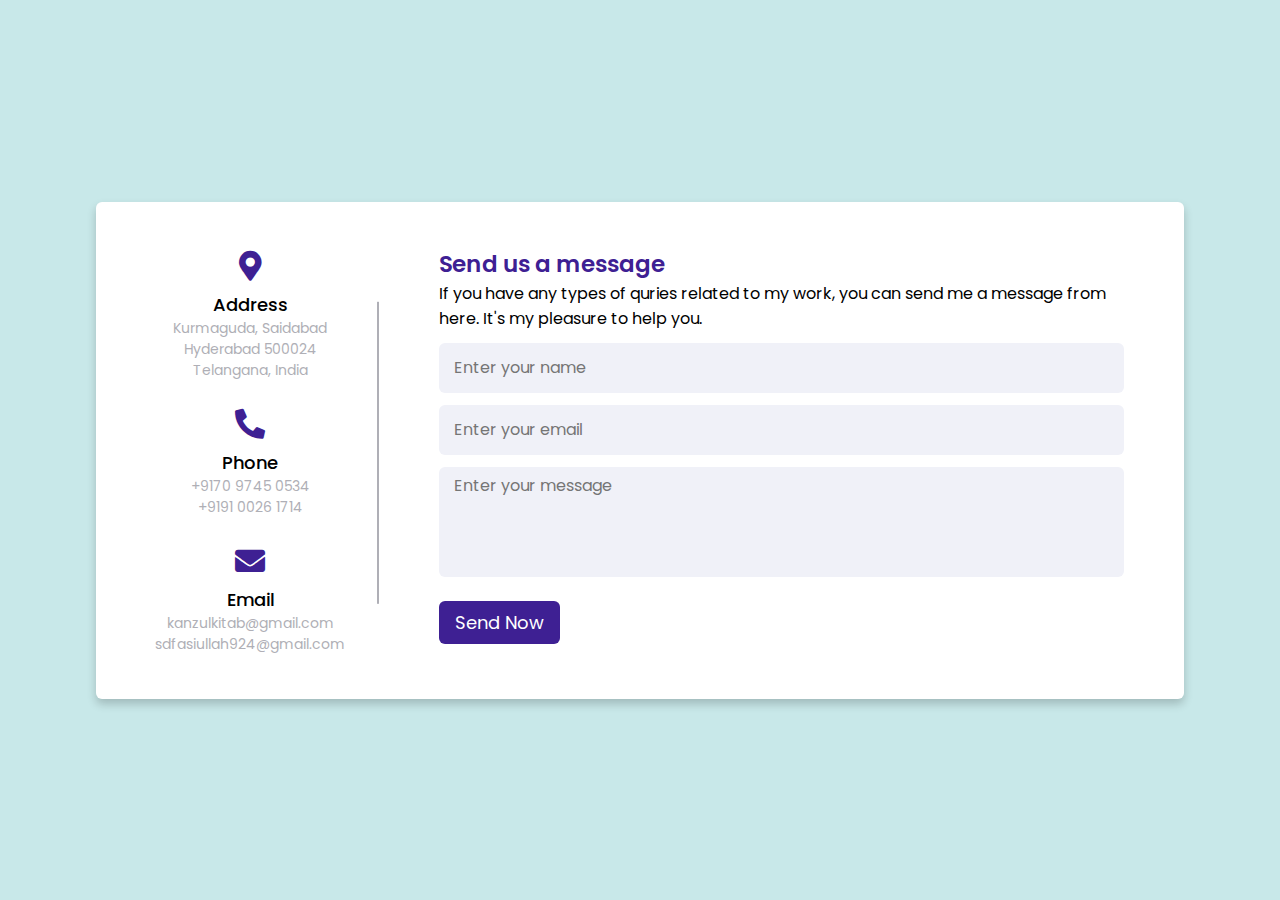
<file: contact.html>
<!DOCTYPE html>
<html lang="en" dir="ltr">
  <head>
    <meta charset="UTF-8">
    <title> Contact Us Form  | Kanzulkitab </title>
    <link rel="stylesheet" href="assets\css\style.css">
    <!-- Fontawesome CDN Link -->
    <link rel="stylesheet" href="https://cdnjs.cloudflare.com/ajax/libs/font-awesome/5.15.2/css/all.min.css"/>
     <meta name="viewport" content="width=device-width, initial-scale=1.0">
   </head>
<body>
  <div class="container">
    <div class="content">
      <div class="left-side">
        <div class="address details">
          <i class="fas fa-map-marker-alt"></i>
          <div class="topic">Address</div>
          <div class="text-one">Kurmaguda, Saidabad</div>
          <div class="text-two">Hyderabad 500024</div>
          <div class="text-three">Telangana, India</div>
        </div>
        <div class="phone details">
          <i class="fas fa-phone-alt"></i>
          <div class="topic">Phone</div>
          <div class="text-two">+9170 9745 0534</div>
          <div class="text-one">+9191 0026 1714</div>
        </div>
        <div class="email details">
          <i class="fas fa-envelope"></i>
          <div class="topic">Email</div>
          <div class="text-one">kanzulkitab@gmail.com</div>
          <div class="text-two">sdfasiullah924@gmail.com</div>
        </div>
      </div>
      <div class="right-side">
        <div class="topic-text">Send us a message</div>
        <p>If you have any types of quries related to my work, you can send me a message from here. It's my pleasure to help you.</p>
      <form action="#">
        <div class="input-box">
          <input type="text" placeholder="Enter your name">
        </div>
        <div class="input-box">
          <input type="text" placeholder="Enter your email">
        </div>
        <div class="input-box message-box">
          <textarea placeholder="Enter your message"></textarea>
        </div>
        <div class="button">
          <input type="button" value="Send Now" >
        </div>
      </form>
    </div>
    </div>
  </div>

</body>
</html>
</file>
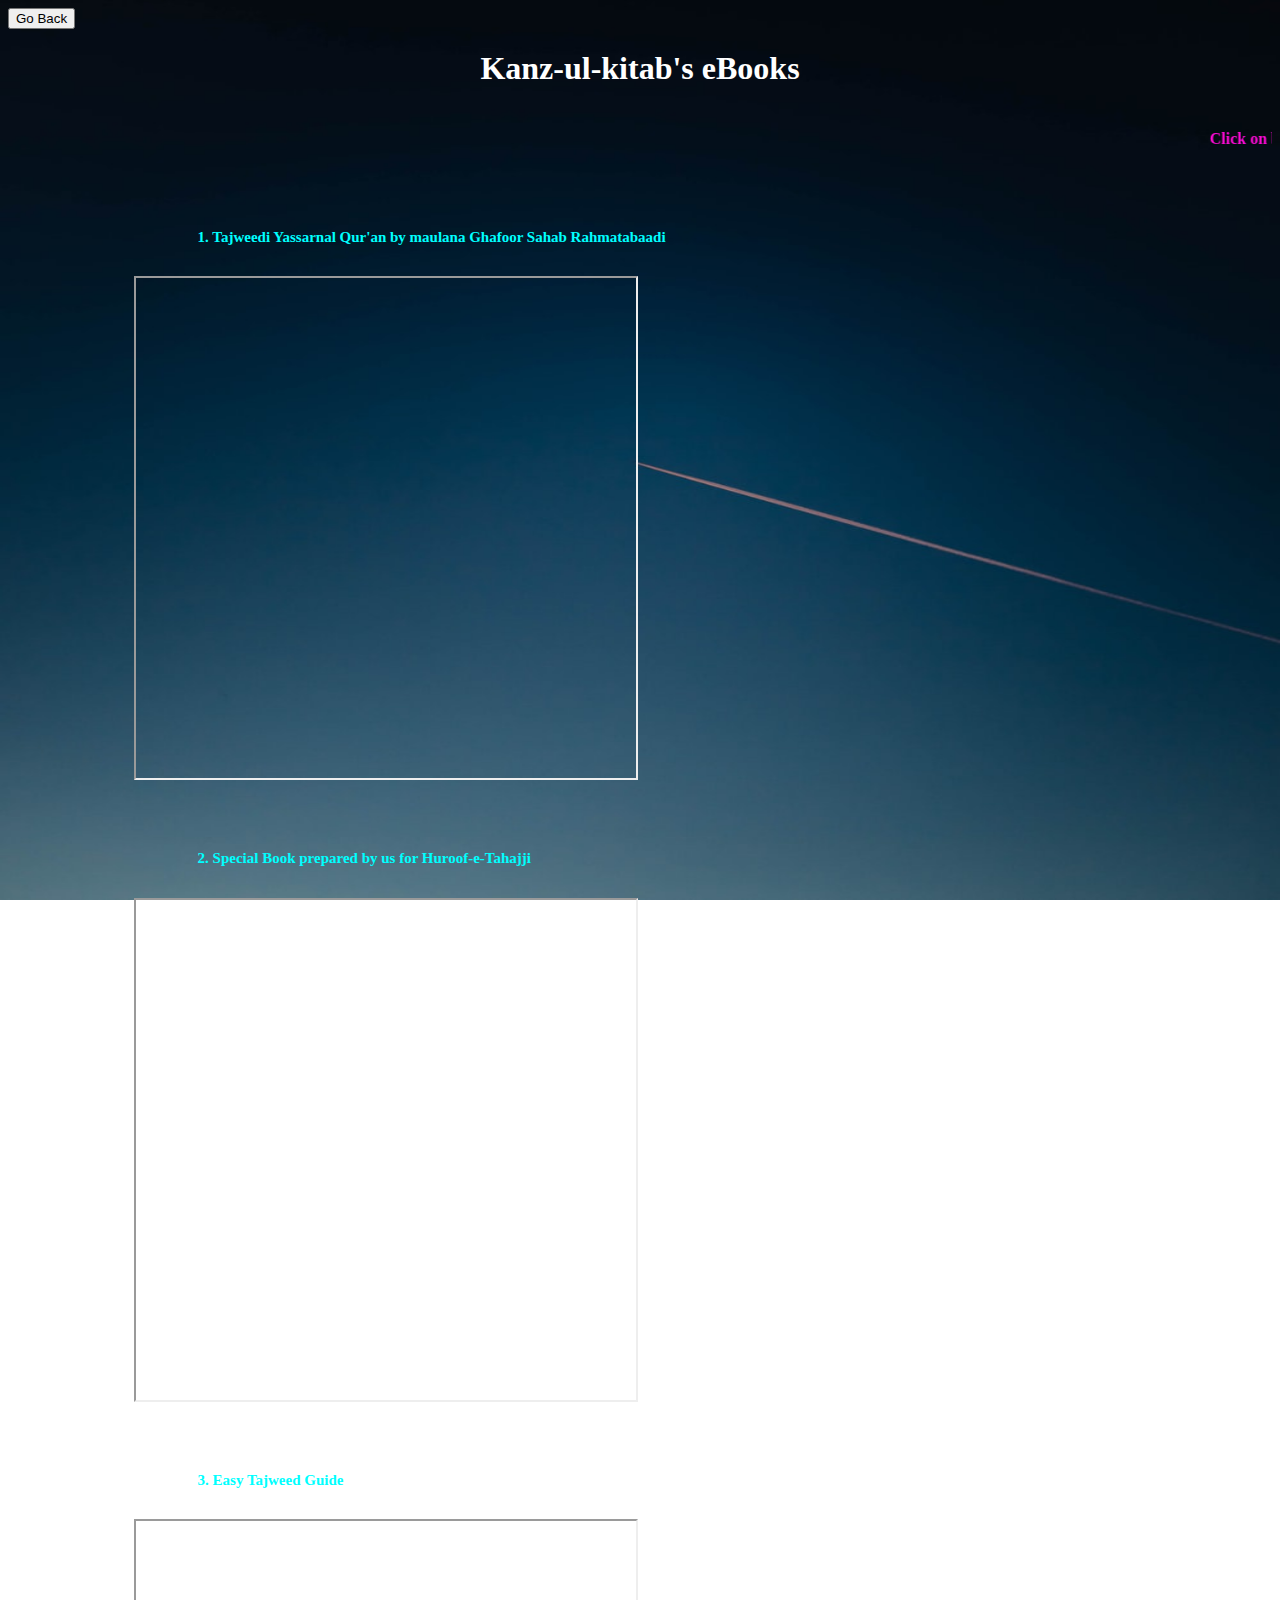
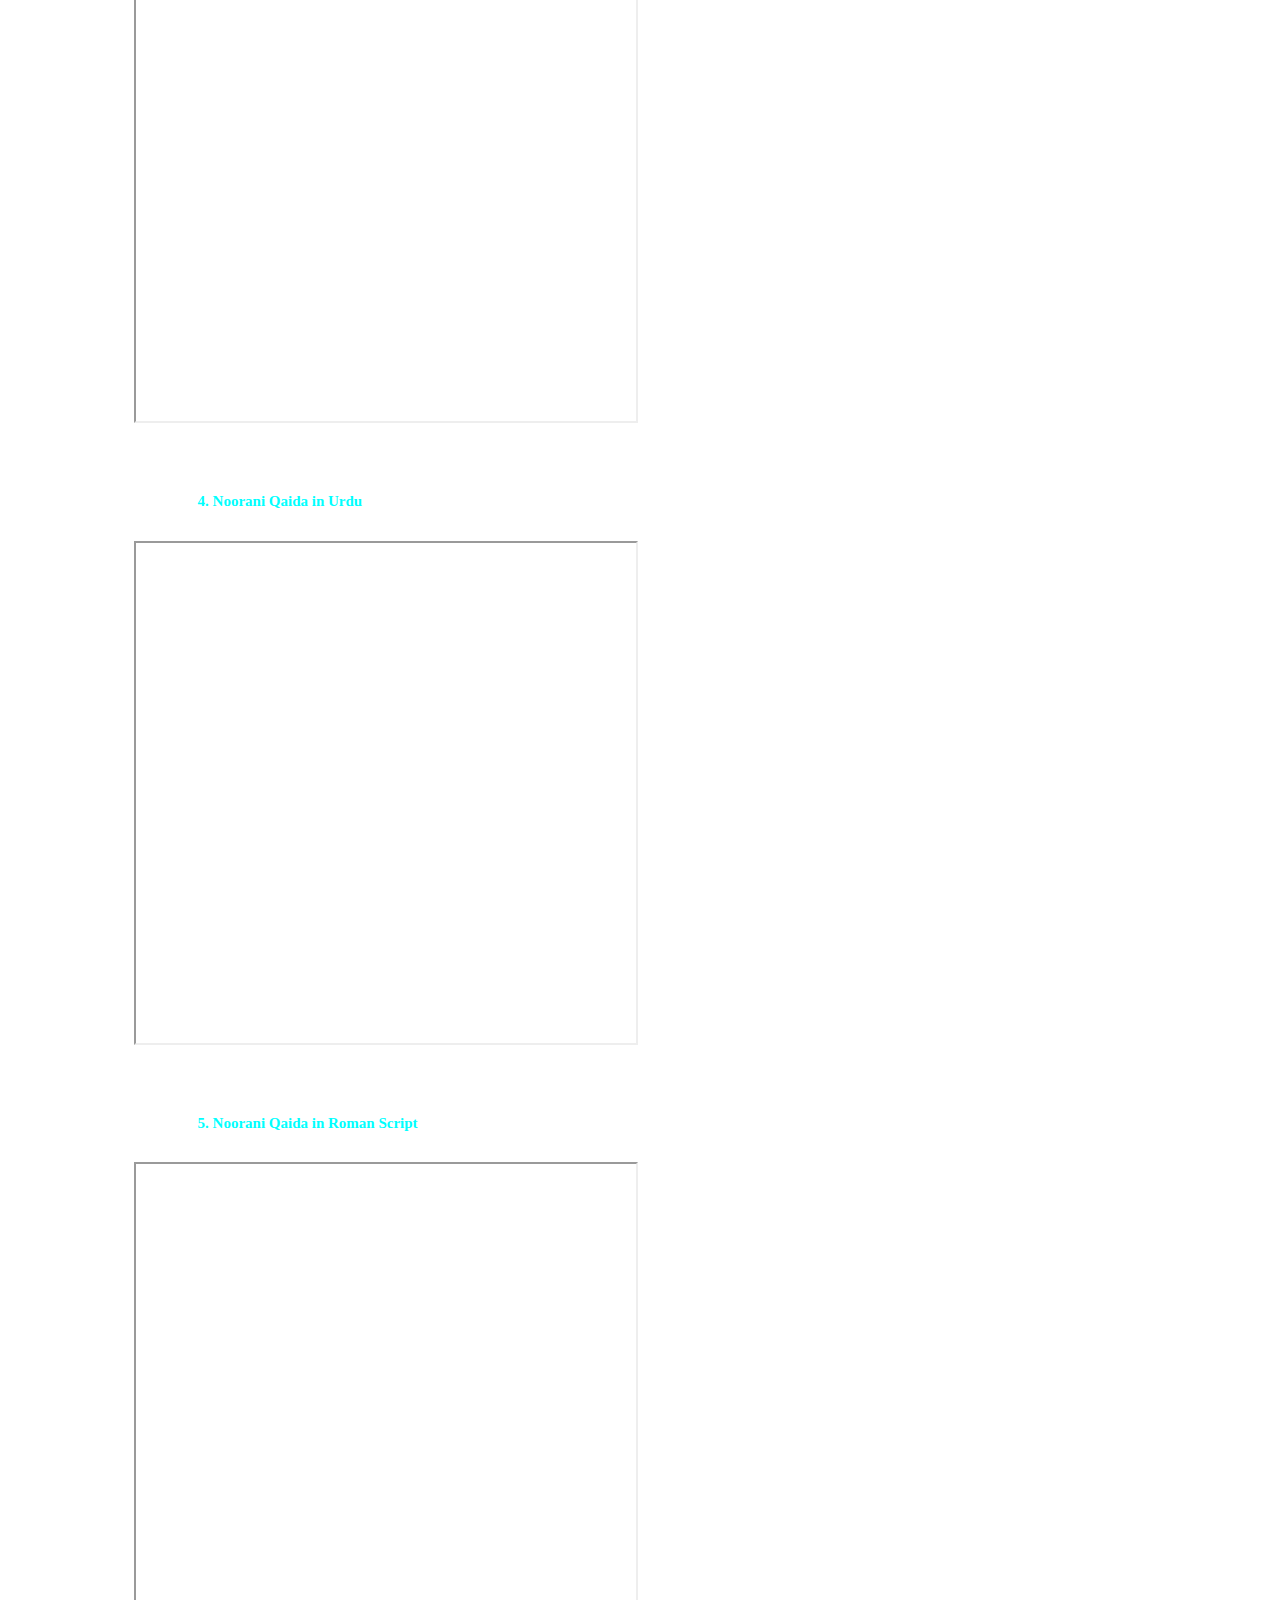
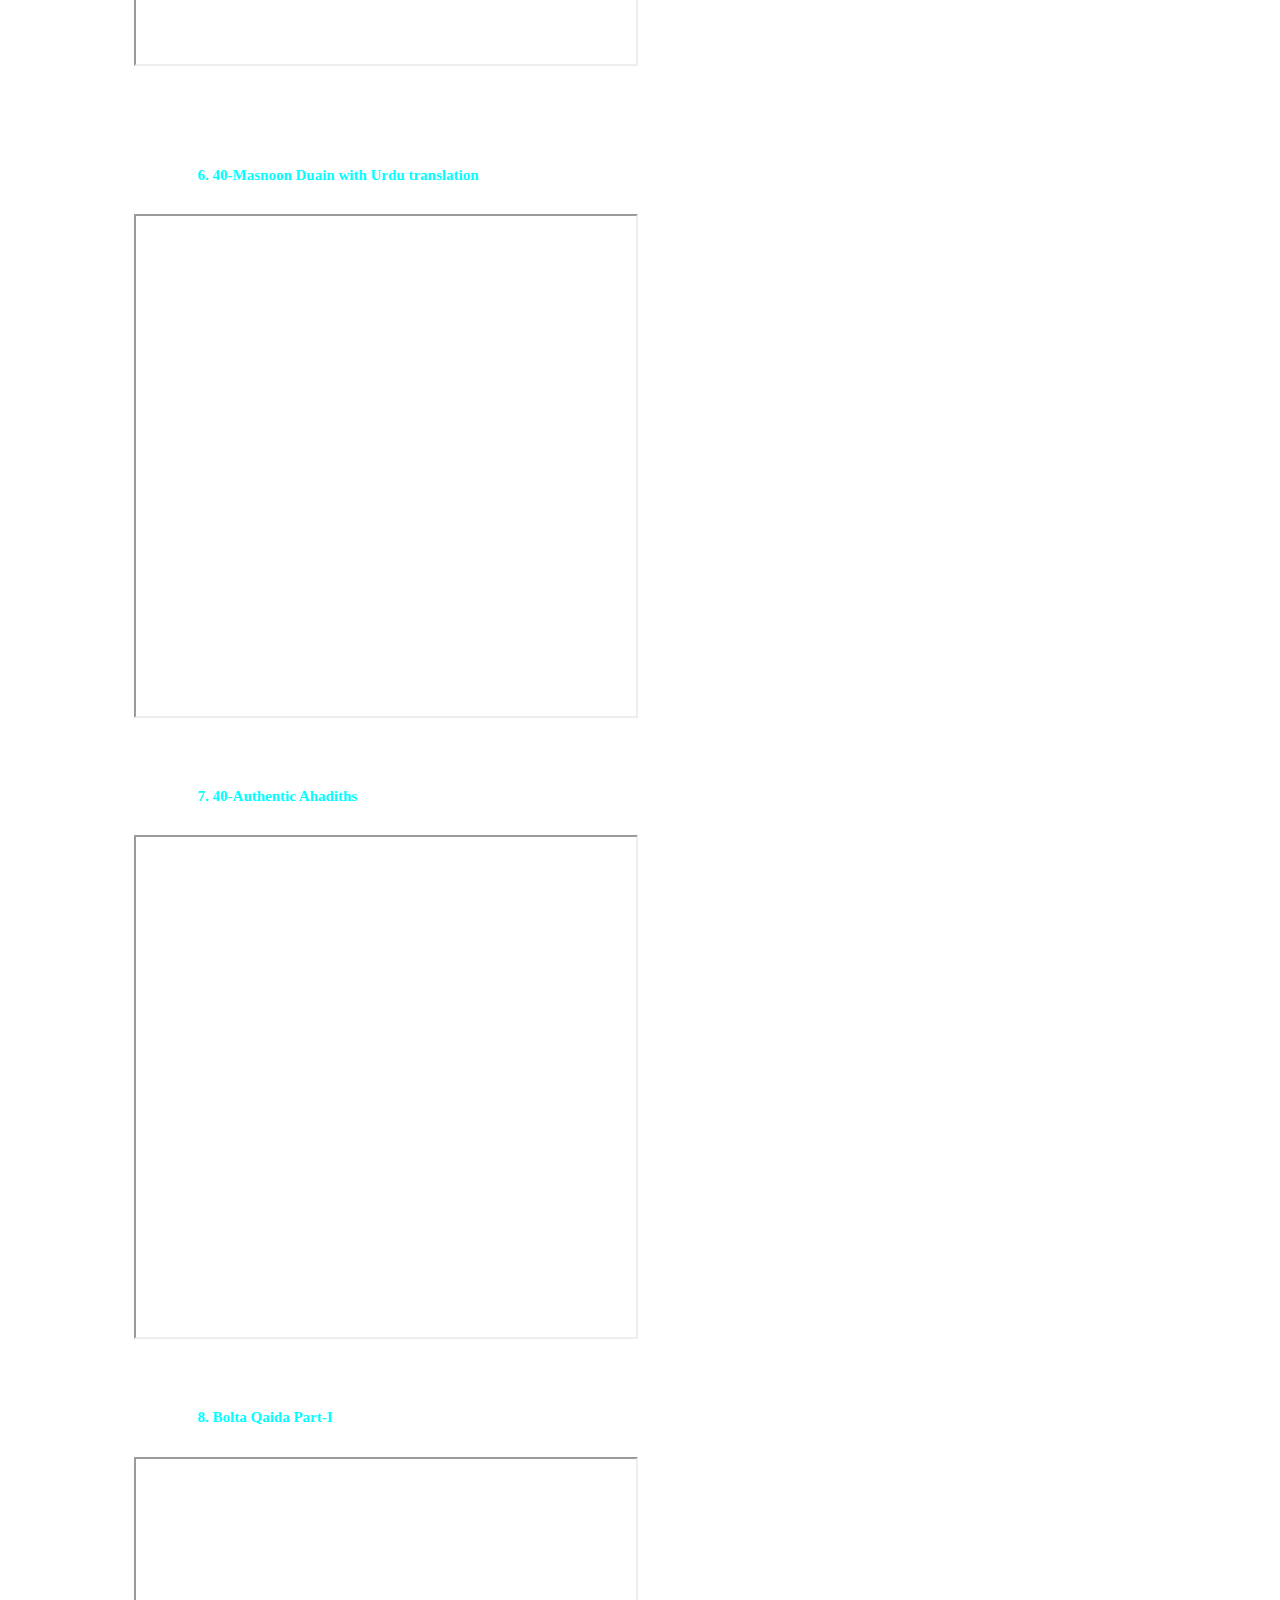
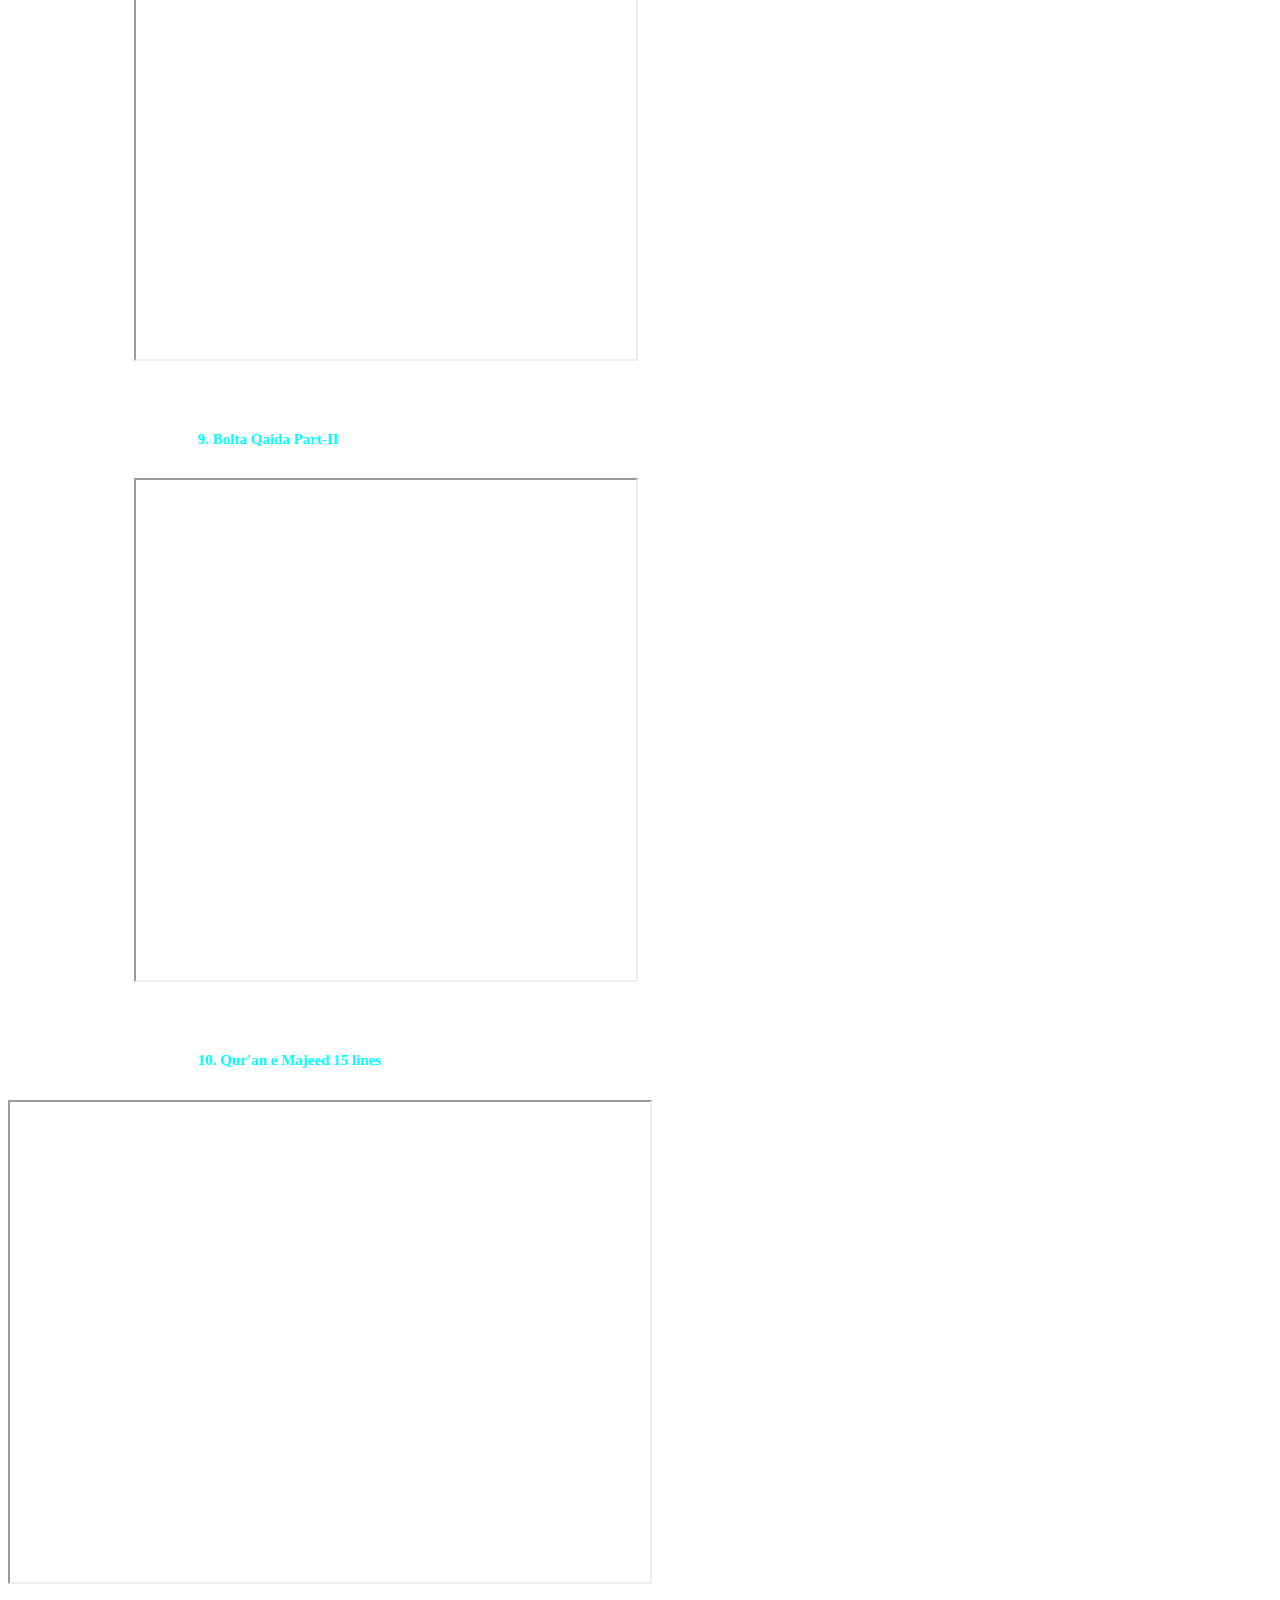
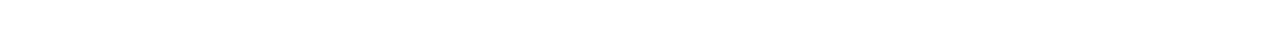
<file: eBook.html>
<html>
<head>
    <meta charset="utf-8" />
    <meta name="viewport" content="width=device-width, initial-scale=1.0">
    <meta name="author" content="Kanz ul kitab">
    <meta name="description" content="Free courses for Quran, Tajweed, Tarteel, Qirat, Sunnat e Rasool, Namaz e Janazah, Urdu and Arabic, Seperate arrangement for sisters, Hyderabad, India">
    <meta name="keywords" content="Tajweed, Tarteel, Qur'an, Quran, Noorani Qaida, Arabic, Hadees, Ahadith, Ahle Khidmaat e sharia, Bahar e shariat, Sunnat e rasool">
<!--     <meta name="google" content="nositelinkssearchbox" /> -->
<!--     <meta name="robots" content="noindex,nofollow" /> -->
  
    <title>Islamic books by Kanzulkitab </title>
    
    <script src="https://cdn.jsdelivr.net/npm/@popperjs/core@2.9.2/dist/umd/popper.min.js"
        integrity="sha384-IQsoLXl5PILFhosVNubq5LC7Qb9DXgDA9i+tQ8Zj3iwWAwPtgFTxbJ8NT4GN1R8p"
        crossorigin="anonymous"></script>
    <script src="https://cdn.jsdelivr.net/npm/bootstrap@5.0.2/dist/js/bootstrap.min.js"
        integrity="sha384-cVKIPhGWiC2Al4u+LWgxfKTRIcfu0JTxR+EQDz/bgldoEyl4H0zUF0QKbrJ0EcQF"
        crossorigin="anonymous"></script>
    <script src="https://cdn.jsdelivr.net/npm/bootstrap@5.0.2/dist/js/bootstrap.bundle.min.js"
        integrity="sha384-MrcW6ZMFYlzcLA8Nl+NtUVF0sA7MsXsP1UyJoMp4YLEuNSfAP+JcXn/tWtIaxVXM"
        crossorigin="anonymous"></script>
    <link href="https://cdn.jsdelivr.net/npm/bootstrap@5.0.2/dist/css/bootstrap.min.css" rel="stylesheet"
        integrity="sha384-EVSTQN3/azprG1Anm3QDgpJLIm9Nao0Yz1ztcQTwFspd3yD65VohhpuuCOmLASjC" crossorigin="anonymous">

    <script>
        function goBack() {
            window.history.back()
        }
    </script>

    <style>
        h2 {
            font-size: 15px;
            margin-left: 15%;
            color: aqua;
        }

        .pdf {
            height: 500px;
            width: 500px;
            align-content: center;
            margin-left: 10%;
        }

        .lineBreaks {
            margin-top: 70px;
        }
    </style>
</head>


<body style="background-image: url('./Images/backgroundImg.jpg'); background-repeat: no-repeat; background-attachment: fixed;
  background-size: 100% 100%;;" margin-top:25%>
    <div>
        <button onclick="goBack()">Go Back</button>
        <h1 style="font: size 100px; text-align:center; color: white;">Kanz-ul-kitab's eBooks</h1>

    </div>
    <marquee direction="left" height="50px">
        <h4 style="color:rgb(255, 11, 214);">Click on below request access button to get access to view
            and download eBooks once we approved your request.</h4>
    </marquee>
    <div class="lineBreaks"></div>

    <!-- 1. Tajweedi Yassarnal Qur'an by maulana Ghafoor Sahab Rahmatabaadi -->

    <h2>1. Tajweedi Yassarnal Qur'an by maulana Ghafoor Sahab Rahmatabaadi</h2><br>
    <div class="container">
        <iframe class="pdf" src="https://drive.google.com/file/d/1sRXzAA5T6sDBaFVjPZ4C9u93t_bRkkNt/preview"
            allow="autoplay"></iframe>
    </div>
    <div class="lineBreaks"></div>

    <!-- Removed below inline CSS from all iframes with internal CSS  -->
    <!-- <iframe class="pdf" src="https://drive.google.com/file/d/1hu2NBwiMk39_2oJw8fDC7GBWGjVKYzRV/preview" width="850" height="900"
            style="align-content: center; margin-left: 13%;" allow="autoplay"></iframe> -->


    <!-- 2. Special Book prepared by us for Huroof-e-Tahajji -->

    <h2>2. Special Book prepared by us for Huroof-e-Tahajji </h2><br>
    <div class="container">
        <iframe class="pdf" src="https://drive.google.com/file/d/1hu2NBwiMk39_2oJw8fDC7GBWGjVKYzRV/preview"
            allow="autoplay"></iframe>
    </div>
    <div class="lineBreaks"></div>

    <!-- 3. Easy Tajweed Guide -->

    <h2>3. Easy Tajweed Guide</h2><br>
    <div class="container">
        <iframe class="pdf" src="https://drive.google.com/file/d/1oj0z9i1S_GCunhVJalVt8kW1c_xgRPQz/preview"
            allow="autoplay"></iframe>
    </div>
    <div class="lineBreaks"></div>

    <!-- 4. Noorani Qaida in Urdu -->

    <h2>4. Noorani Qaida in Urdu </h2><br>
    <div class="container">
        <iframe class="pdf" src="https://drive.google.com/file/d/1sJsj6TQtjSFPKrt30IhkJ72yi9r3pV1c/preview"
            allow="autoplay, download"></iframe>
    </div>
    <div class="lineBreaks"></div>

    <!-- 5. Noorani Qaida in Roman Script -->

    <h2>5. Noorani Qaida in Roman Script </h2><br>
    <div class="container">
        <iframe class="pdf" src="https://drive.google.com/file/d/1Ps5bpowhBBFuRhXjjAVd0fSt75ZlTztu/preview"
            allow="autoplay"></iframe>
    </div>
    <div class="lineBreaks"></div>

    <!-- 6. 40-Masnoon Duain with Urdu translation -->

    &nbsp;&nbsp;&nbsp;&nbsp;&#160<h2>6. 40-Masnoon Duain with Urdu translation</h2><br>
    <div class="container">
        <!-- pdf using iframe -->
        <iframe class="pdf" src="https://drive.google.com/file/d/1UnWgo74yROtjnY9_IRPwpZ51habDOni3/preview"
            allow="autoplay"></iframe>
    </div>
    <div class="lineBreaks"></div>


    <!-- 7. 40-Authentic Ahadiths  -->

    <h2>7. 40-Authentic Ahadiths </h2><br>
    <div class="container">
        <iframe class="pdf" src="https://drive.google.com/file/d/10A9IkrfkbkJ6UkfmeCXQCYMiGd_PjZUe/preview"
            allow="autoplay"></iframe>
    </div>
    <div class="lineBreaks"></div>


    <!-- 8. Bolta Qaida Part-I -->

    <h2>8. Bolta Qaida Part-I </h2><br>
    <div class="container">
        <iframe class="pdf" src="https://drive.google.com/file/d/1p2wwjtEQ8L97yksegYWUqyZbZYG0u2pO/preview"
            allow="autoplay"></iframe>
    </div>
    <div class="lineBreaks"></div>


    <!-- 9. Bolta Qaida Part-II -->

    <h2>9. Bolta Qaida Part-II </h2><br>
    <div class="container">
        <iframe class="pdf" src="https://drive.google.com/file/d/1uoA0_EBeIr1U-MexO-o9u4jhgxIRBJ7w/preview"
            allow="autoplay"></iframe>
    </div>
    <div class="lineBreaks"></div>
    
    <!-- 10. Qur'an e Majeed 15 lines -->

    <h2>10. Qur'an e Majeed 15 lines</h2><br>
    <div class="container">
        <iframe src="https://drive.google.com/file/d/1YwoYqiojXt_E0UHc2ffcleEfS69cgMV1/preview" width="640" height="480" allow="autoplay"></iframe>
    </div>
    <div class="lineBreaks"></div>

</body>

</html>
</file>
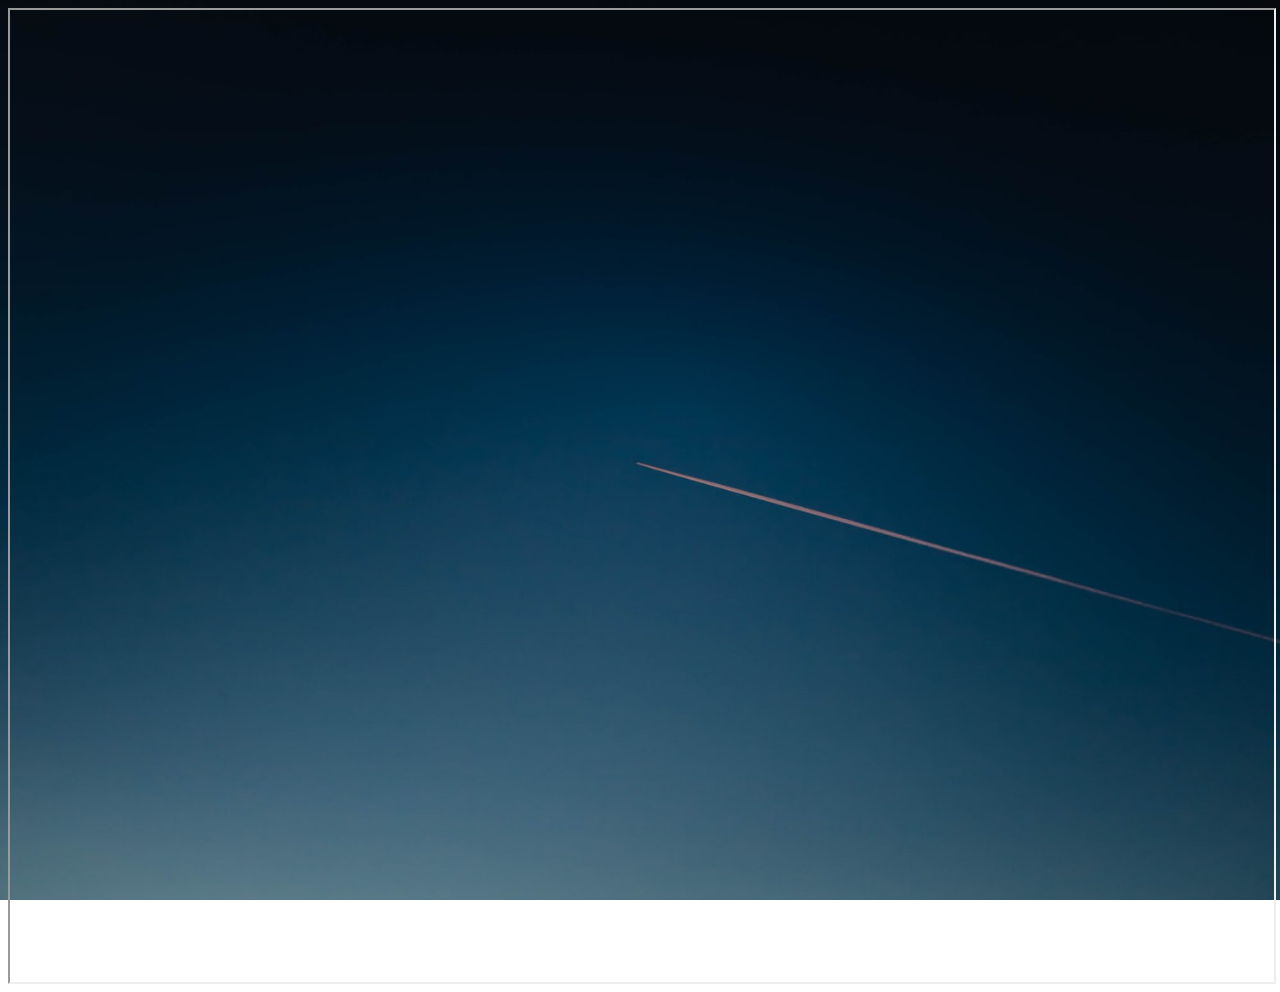
<file: learnQuranWithTajweed.html>
<html>
<head>

    <!-- Required meta tags -->
    <meta charset="utf-8">
    <meta name="keywords"
        content="Qur'an, Noorani Qaida, Yassarnal Quran, Free Quran online classes, Tajweed, Islamic rules, Seerat of prophet Muhammed ﷺ , Hadees, Dua, Prayers, Spoken Arabic, Qirat, Azaan, Kalimah, Aqaid, Ahle sunnat ul jamat">
    <meta name="description"
        content="Learn Qur'an with Tajweed & Tarteel, Spoken Arabic, Hifz-ul-Qur'an, Qirat & Azaan through free online classes">
    <meta name="author" content="Syed Fasiullah Hussaini">
    <meta http-equiv="refresh" content="30">
    <meta name="viewport" content="width=device-width, initial-scale=1">


    <script src="https://cdn.jsdelivr.net/npm/@popperjs/core@2.9.2/dist/umd/popper.min.js"
        integrity="sha384-IQsoLXl5PILFhosVNubq5LC7Qb9DXgDA9i+tQ8Zj3iwWAwPtgFTxbJ8NT4GN1R8p"
        crossorigin="anonymous"></script>
    <script src="https://cdn.jsdelivr.net/npm/bootstrap@5.0.2/dist/js/bootstrap.min.js"
        integrity="sha384-cVKIPhGWiC2Al4u+LWgxfKTRIcfu0JTxR+EQDz/bgldoEyl4H0zUF0QKbrJ0EcQF"
        crossorigin="anonymous"></script>
    <script src="https://cdn.jsdelivr.net/npm/bootstrap@5.0.2/dist/js/bootstrap.bundle.min.js"
        integrity="sha384-MrcW6ZMFYlzcLA8Nl+NtUVF0sA7MsXsP1UyJoMp4YLEuNSfAP+JcXn/tWtIaxVXM"
        crossorigin="anonymous"></script>
    <link href="https://cdn.jsdelivr.net/npm/bootstrap@5.0.2/dist/css/bootstrap.min.css" rel="stylesheet"
        integrity="sha384-EVSTQN3/azprG1Anm3QDgpJLIm9Nao0Yz1ztcQTwFspd3yD65VohhpuuCOmLASjC" crossorigin="anonymous">

</head>


<body style="background-image: url('./Images/backgroundImg.jpg'); background-repeat: no-repeat; background-attachment: fixed;
  background-size: 100% 100%;;" margin-top:25%>

    <div class="container">
        <iframe class="responsive-iframe"
            src="https://docs.google.com/forms/d/e/1FAIpQLSfyguWwv9cn-M5tpAfATU_HkorkJ0DSNkddpV6oluEaPqgNkw/viewform?embedded=true"
            width="100%" height="110%">Loading…</iframe>
    </div>

</body>
</html>
</file>
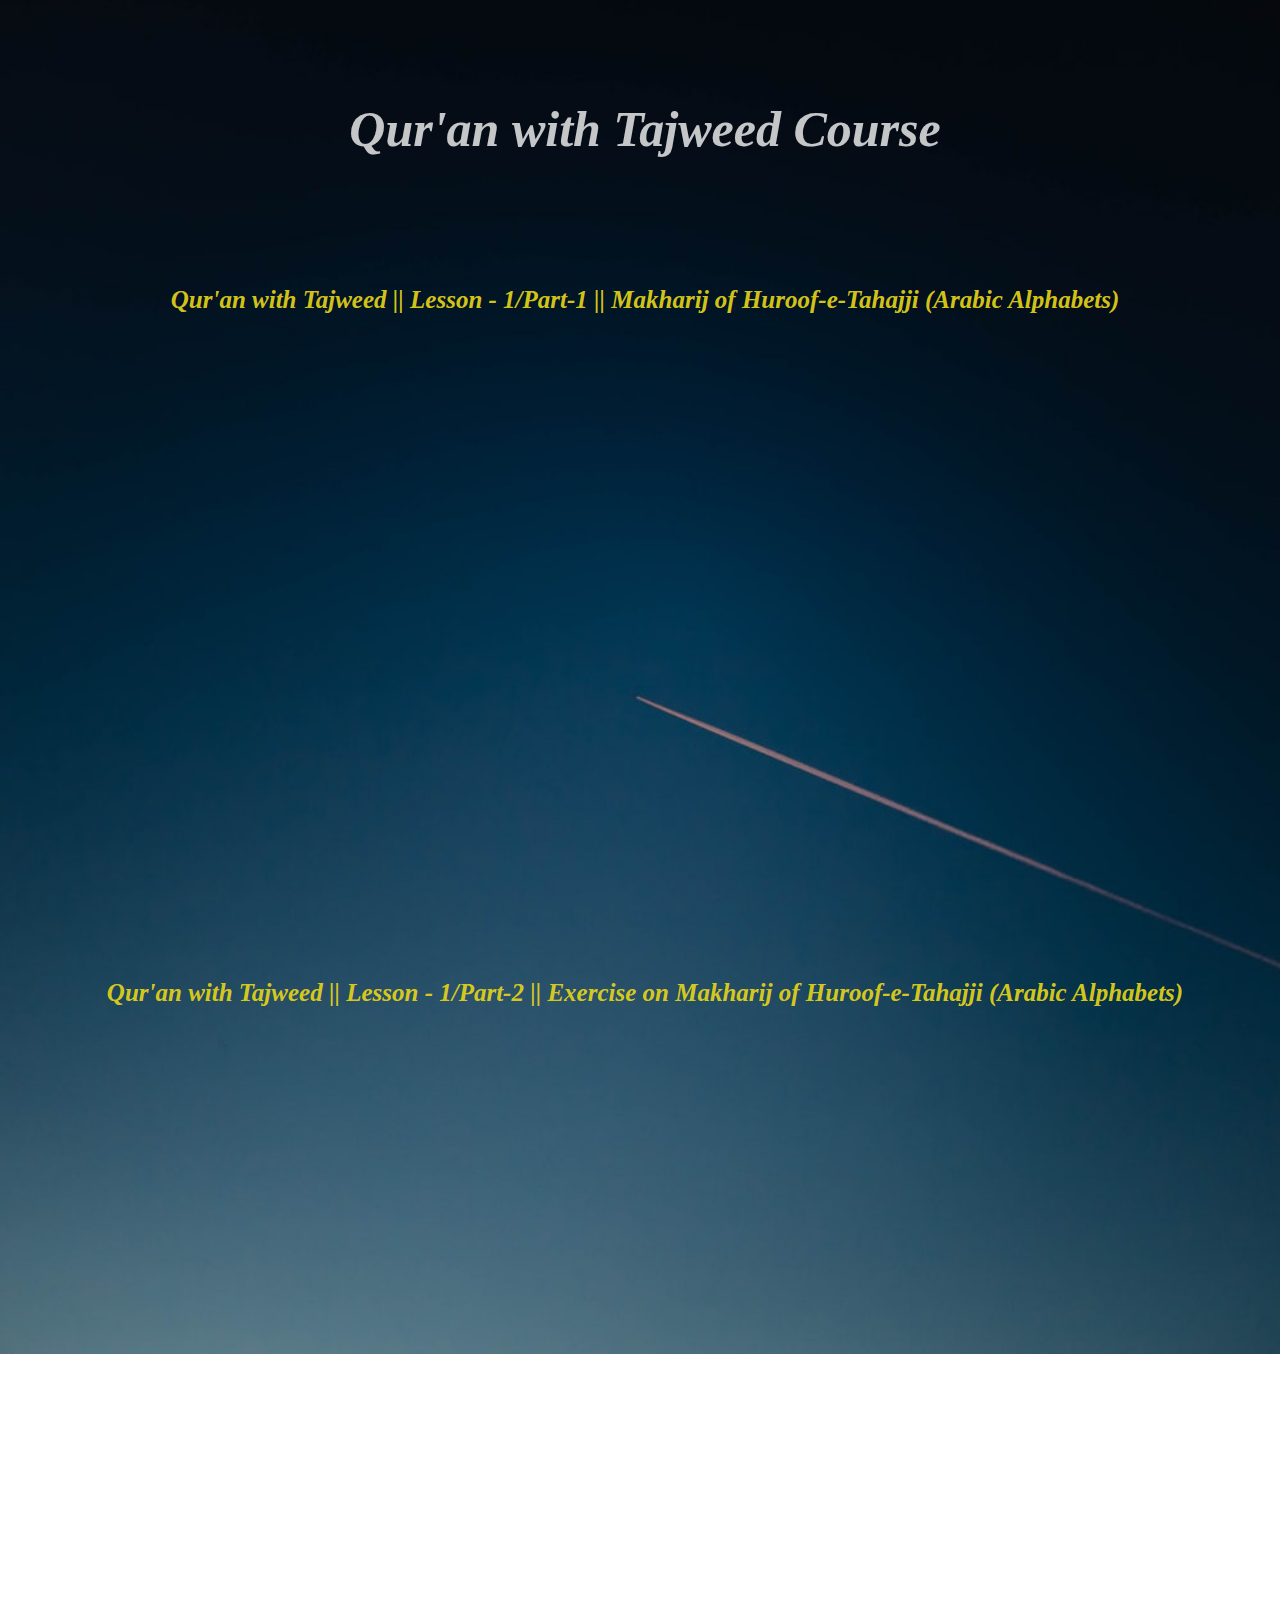
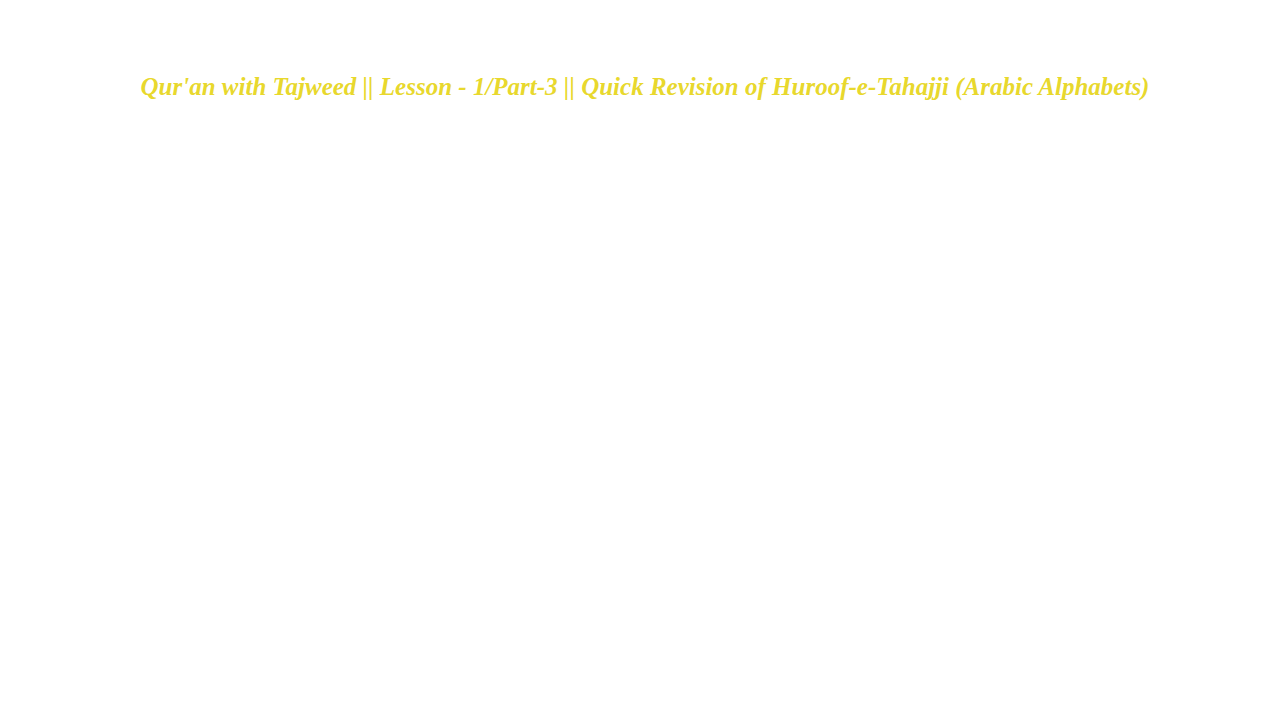
<file: tajweedCourse.html>
<html>
<head>
    <!-- Required meta tags -->
    <meta charset="utf-8">
    <meta name="viewport" content="width=device-width, initial-scale=1">
    <meta name="author" content="Kanz ul kitab">
    <meta name="description"
        content="Free courses for Quran, Tajweed, Tarteel, Qirat, Sunnat e Rasool, Namaz e Janazah, Urdu and Arabic, Seperate arrangement for sisters, Hyderabad, India">
    <meta name="keywords" content="">
    <meta name="keywords"
        content="Qur'an, Tajweed, Noorani Qaida, Yassarnal Quran, Tajweed, Tarteel, Qur'an, Quran, Noorani Qaida, Arabic, Hadees, Ahadith, Ahle Khidmaat e sharia, Bahar e shariat, Sunnat e rasool, Islam, Islamic rules, Seerat of prophet Muhammed ﷺ , Hadees, Dua, Prayers, Spoken Arabic, Azaan, Kalimah, Aqaid, Ahle sunnat ul jamat">
    <meta name="description"
        content="Learn Qur'an with Tajweed & Tarteel, Spoken Arabic, Hifz-ul-Qur'an, Qirat & Azaan through free online classes">
    <!--   <meta http-equiv="refresh" content="30"> -->
    <!--     <meta name="google" content="nositelinkssearchbox" /> -->
    <!--     <meta name="robots" content="noindex,nofollow" /> -->

    <script src="https://cdn.jsdelivr.net/npm/@popperjs/core@2.9.2/dist/umd/popper.min.js"
        integrity="sha384-IQsoLXl5PILFhosVNubq5LC7Qb9DXgDA9i+tQ8Zj3iwWAwPtgFTxbJ8NT4GN1R8p"
        crossorigin="anonymous"></script>
    <script src="https://cdn.jsdelivr.net/npm/bootstrap@5.0.2/dist/js/bootstrap.min.js"
        integrity="sha384-cVKIPhGWiC2Al4u+LWgxfKTRIcfu0JTxR+EQDz/bgldoEyl4H0zUF0QKbrJ0EcQF"
        crossorigin="anonymous"></script>
    <script src="https://cdn.jsdelivr.net/npm/bootstrap@5.0.2/dist/js/bootstrap.bundle.min.js"
        integrity="sha384-MrcW6ZMFYlzcLA8Nl+NtUVF0sA7MsXsP1UyJoMp4YLEuNSfAP+JcXn/tWtIaxVXM"
        crossorigin="anonymous"></script>
    <link href="https://cdn.jsdelivr.net/npm/bootstrap@5.0.2/dist/css/bootstrap.min.css" rel="stylesheet"
        integrity="sha384-EVSTQN3/azprG1Anm3QDgpJLIm9Nao0Yz1ztcQTwFspd3yD65VohhpuuCOmLASjC" crossorigin="anonymous">


    <style>
        * {
            background-image: url('./Images/backgroundImg.jpg');
            background-repeat: no-repeat;
            background-attachment: fixed;
            background-size: cover;
            /* background-size: 100% 100%; */

        }

        .videos {
            padding: 10px;
        }

        h1 {
            text-align: center;
            color: rgba(230, 213, 24, 0.932);
            font-size: 25px;
            font-weight: bold;
            font-style: italic;
            font-family: Georgia, 'Times New Roman', Times, serif;
            padding: 30px;
            margin-left: 10px;
        }
      
        .title {
            color: rgba(237, 237, 237, 0.829);
            text-align: center;
            font-size: 50px;
            font-weight: bold;
            font-style: italic;
            font-family: Georgia, 'Times New Roman', Times, serif;
        }
    </style>

    <title>Tajweed course</title>
</head>

<body>
    <div class="videos container">
        <br>
        <h1 class="title"> Qur'an with Tajweed Course</h1><br>
        <h1>Qur'an with Tajweed || Lesson - 1/Part-1 || Makharij of Huroof-e-Tahajji (Arabic Alphabets)</h1><br>
        <div class="container">
            <iframe style="align-content: center;" width="500px" height="500px"
                src="https://www.youtube.com/embed/V8NuVg4_NSo" title="YouTube video player" frameborder="0"
                allow="accelerometer; autoplay; clipboard-write; encrypted-media; gyroscope; picture-in-picture"
                allowfullscreen></iframe>
        </div>
        <br><br><br>

        <!-- Lesson -1 Part-2 -->
        <h1>Qur'an with Tajweed || Lesson - 1/Part-2 || Exercise on Makharij of Huroof-e-Tahajji (Arabic Alphabets)</h1>
        <br>
        <div class="container">
            <iframe style="align-content: center;" width="500px" height="500px"
                src="https://www.youtube.com/embed/AmwvODB7LDE" title="YouTube video player" frameborder="0"
                allow="accelerometer; autoplay; clipboard-write; encrypted-media; gyroscope; picture-in-picture"
                allowfullscreen></iframe>
        </div>
        <br><br><br>

        <!-- Lesson -1 Part-3 -->
        <h1>Qur'an with Tajweed || Lesson - 1/Part-3 || Quick Revision of Huroof-e-Tahajji (Arabic Alphabets)</h1><br>
        <div class="container">
            <iframe style="align-content: center; " width="500px" height="500px"
                src="https://www.youtube.com/embed/5i9rgBA3XSA" title="YouTube video player" frameborder="0"
                allow="accelerometer; autoplay; clipboard-write; encrypted-media; gyroscope; picture-in-picture"
                allowfullscreen></iframe>
        </div><br>
    </div>
</body>
</html>
</file>
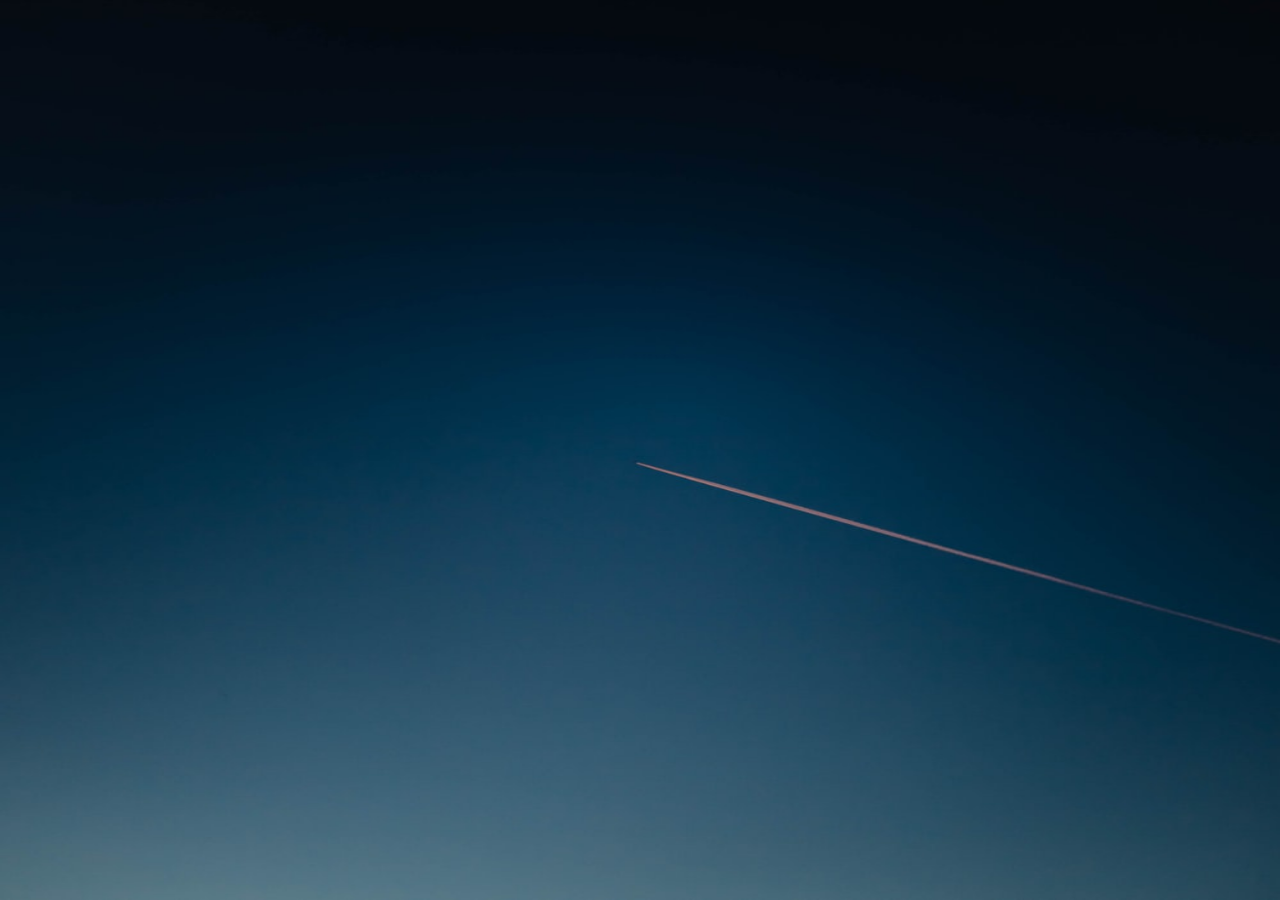
<file: test.html>
<html>
<head>

    <!-- Required meta tags -->
    <meta charset="utf-8">
    <meta name="keywords"
        content="Qur'an, Noorani Qaida, Yassarnal Quran, Free Quran online classes, Tajweed, Islamic rules, Seerat of prophet Muhammed ﷺ , Hadees, Dua, Prayers, Spoken Arabic, Qirat, Azaan, Kalimah, Aqaid, Ahle sunnat ul jamat">
    <meta name="description"
        content="Learn Qur'an with Tajweed & Tarteel, Spoken Arabic, Hifz-ul-Qur'an, Qirat & Azaan through free online classes">
    <meta name="author" content="Syed Fasiullah Hussaini">
    <meta http-equiv="refresh" content="30">
    <meta name="viewport" content="width=device-width, initial-scale=1">


    <script src="https://cdn.jsdelivr.net/npm/@popperjs/core@2.9.2/dist/umd/popper.min.js"
        integrity="sha384-IQsoLXl5PILFhosVNubq5LC7Qb9DXgDA9i+tQ8Zj3iwWAwPtgFTxbJ8NT4GN1R8p"
        crossorigin="anonymous"></script>
    <script src="https://cdn.jsdelivr.net/npm/bootstrap@5.0.2/dist/js/bootstrap.min.js"
        integrity="sha384-cVKIPhGWiC2Al4u+LWgxfKTRIcfu0JTxR+EQDz/bgldoEyl4H0zUF0QKbrJ0EcQF"
        crossorigin="anonymous"></script>
    <script src="https://cdn.jsdelivr.net/npm/bootstrap@5.0.2/dist/js/bootstrap.bundle.min.js"
        integrity="sha384-MrcW6ZMFYlzcLA8Nl+NtUVF0sA7MsXsP1UyJoMp4YLEuNSfAP+JcXn/tWtIaxVXM"
        crossorigin="anonymous"></script>
    <link href="https://cdn.jsdelivr.net/npm/bootstrap@5.0.2/dist/css/bootstrap.min.css" rel="stylesheet"
        integrity="sha384-EVSTQN3/azprG1Anm3QDgpJLIm9Nao0Yz1ztcQTwFspd3yD65VohhpuuCOmLASjC" crossorigin="anonymous">

</head>


<body style="background-image: url('./Images/backgroundImg.jpg'); background-repeat: no-repeat; background-attachment: fixed;
  background-size: 100% 100%;;" margin-top:25%>

    <div class="container">
        <iframe src="https://docs.google.com/forms/d/e/1FAIpQLSc3P4UhUIwOEItskCCm5Xri4qvE8GEvY0bFvStV3NMdszXvLw/viewform?embedded=true" 
        width="700" height="520" frameborder="0" marginheight="0" marginwidth="0">Loading…</iframe>
    </div>

</body>
</html>
</file>
